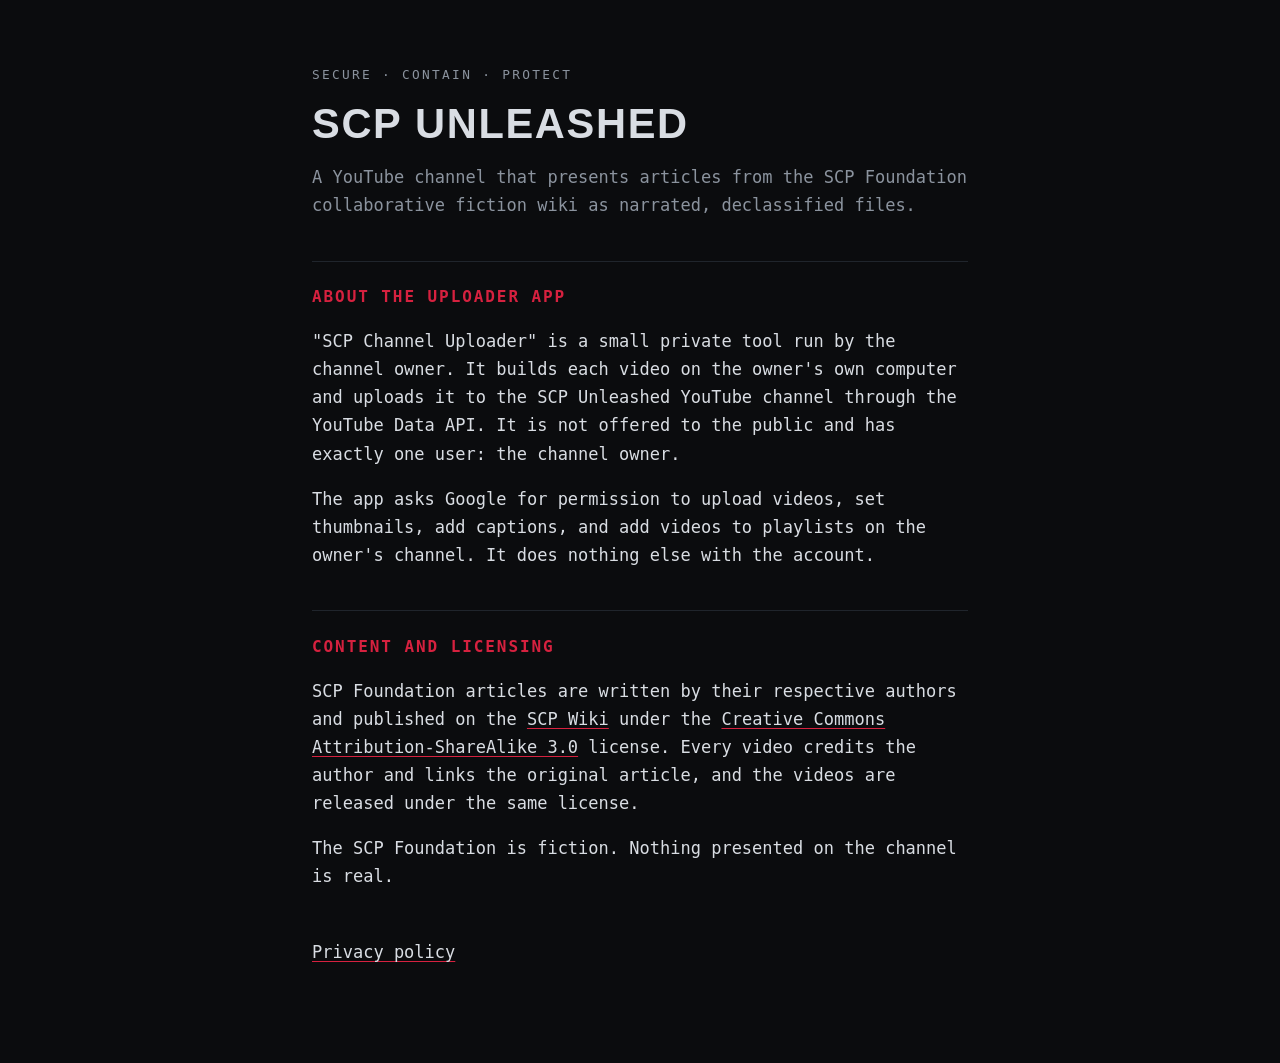
<file: index.html>
<!doctype html>
<html lang="en">
<head>
<meta charset="utf-8">
<meta name="viewport" content="width=device-width, initial-scale=1">
<title>SCP Unleashed</title>
<meta name="description" content="SCP Unleashed is a YouTube channel presenting SCP Foundation articles as narrated declassified files.">
<link rel="stylesheet" href="style.css">
</head>
<body>
<main>
  <p class="kicker">Secure · Contain · Protect</p>
  <h1>SCP Unleashed</h1>
  <p class="lead">A YouTube channel that presents articles from the SCP Foundation collaborative fiction wiki as narrated, declassified files.</p>

  <h2>About the uploader app</h2>
  <p>"SCP Channel Uploader" is a small private tool run by the channel owner. It builds each video on the owner's own computer and uploads it to the SCP Unleashed YouTube channel through the YouTube Data API. It is not offered to the public and has exactly one user: the channel owner.</p>
  <p>The app asks Google for permission to upload videos, set thumbnails, add captions, and add videos to playlists on the owner's channel. It does nothing else with the account.</p>

  <h2>Content and licensing</h2>
  <p>SCP Foundation articles are written by their respective authors and published on the <a href="https://scpwiki.com">SCP Wiki</a> under the <a href="https://creativecommons.org/licenses/by-sa/3.0/">Creative Commons Attribution-ShareAlike 3.0</a> license. Every video credits the author and links the original article, and the videos are released under the same license.</p>
  <p>The SCP Foundation is fiction. Nothing presented on the channel is real.</p>

  <p class="links"><a href="privacy.html">Privacy policy</a></p>
</main>
</body>
</html>
</file>
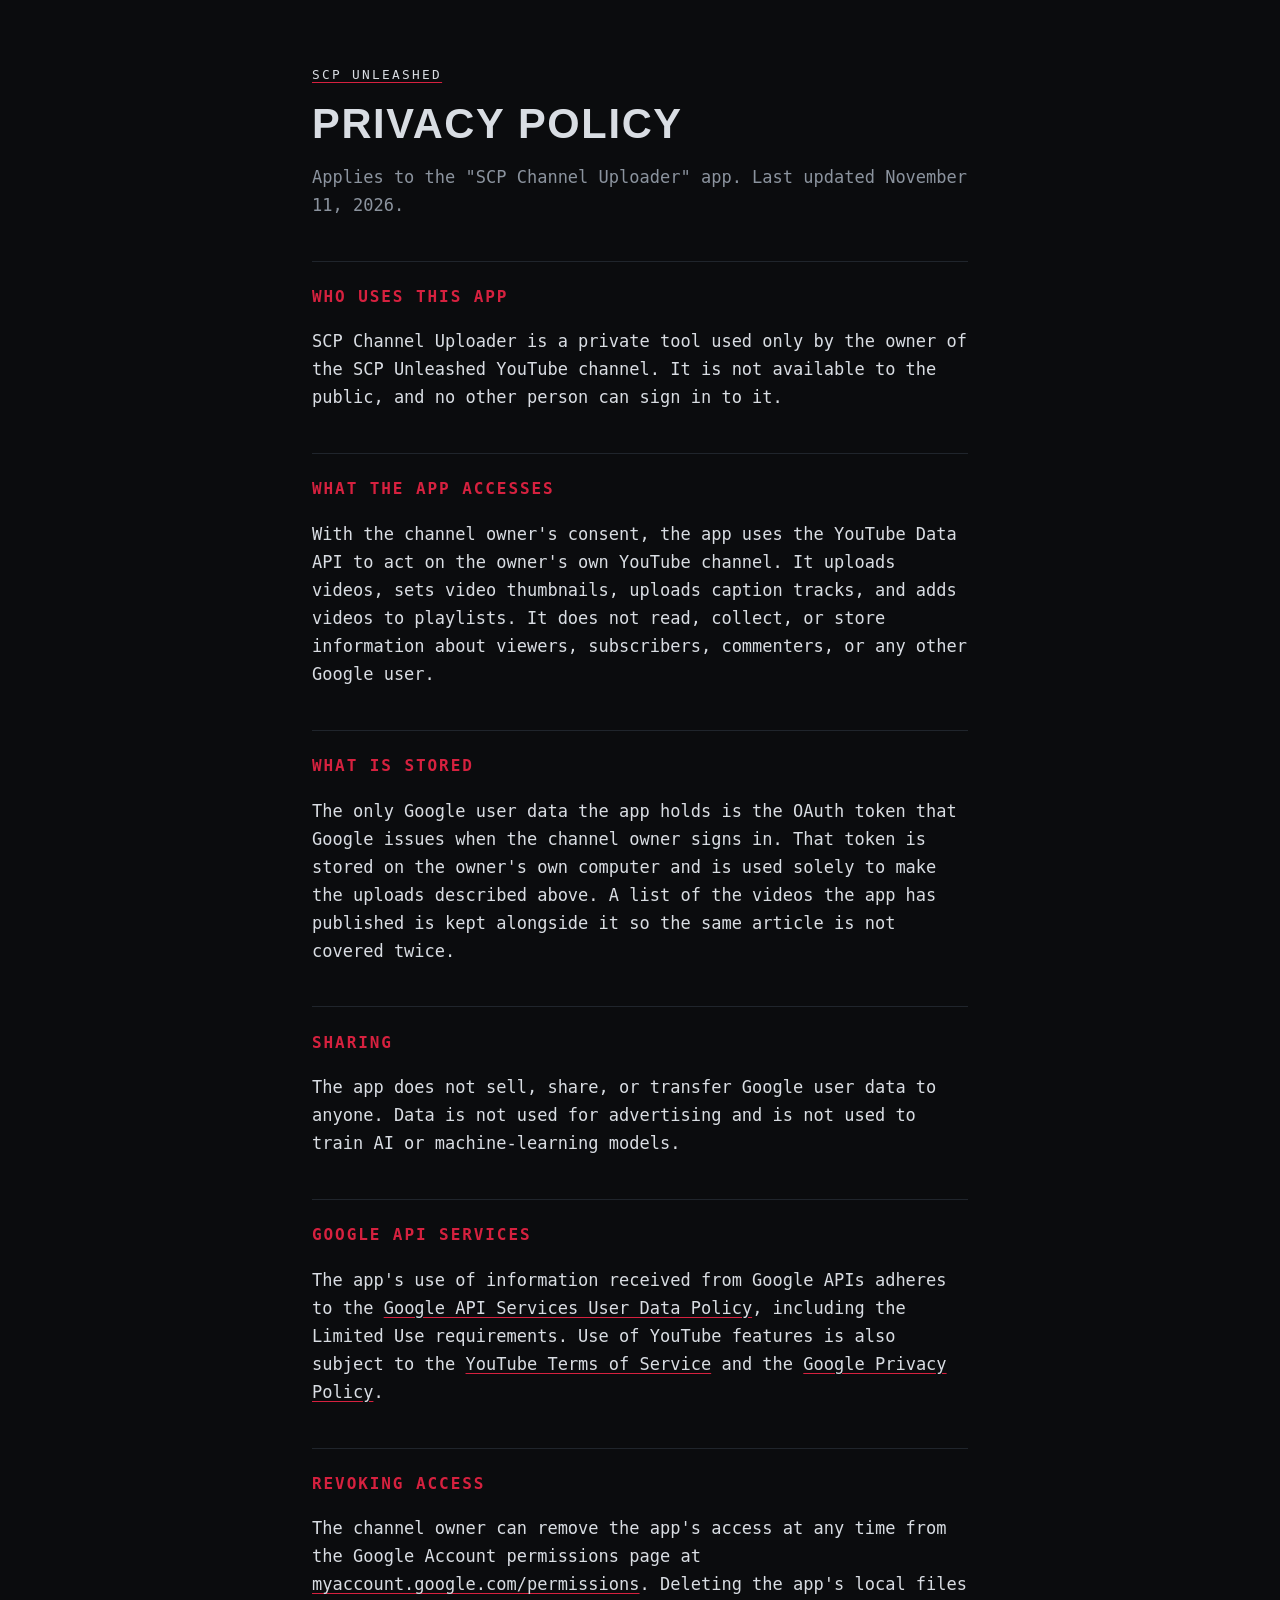
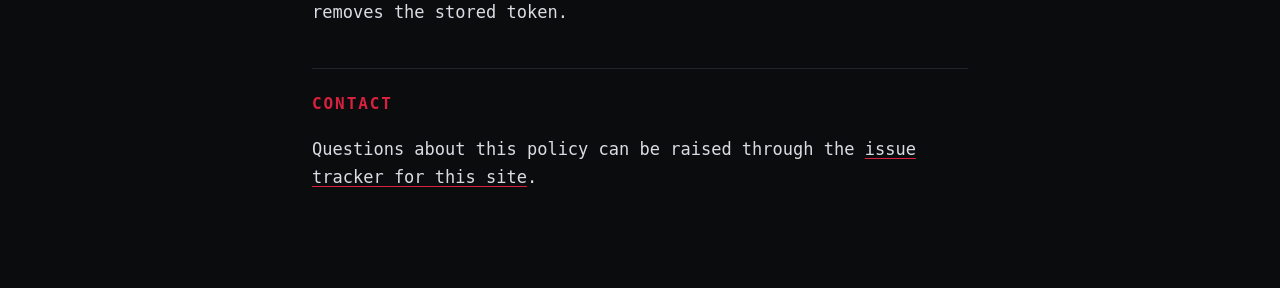
<file: privacy.html>
<!doctype html>
<html lang="en">
<head>
<meta charset="utf-8">
<meta name="viewport" content="width=device-width, initial-scale=1">
<title>Privacy Policy · SCP Unleashed</title>
<link rel="stylesheet" href="style.css">
</head>
<body>
<main>
  <p class="kicker"><a href="index.html">SCP Unleashed</a></p>
  <h1>Privacy Policy</h1>
  <p class="lead">Applies to the "SCP Channel Uploader" app. Last updated November 11, 2026.</p>

  <h2>Who uses this app</h2>
  <p>SCP Channel Uploader is a private tool used only by the owner of the SCP Unleashed YouTube channel. It is not available to the public, and no other person can sign in to it.</p>

  <h2>What the app accesses</h2>
  <p>With the channel owner's consent, the app uses the YouTube Data API to act on the owner's own YouTube channel. It uploads videos, sets video thumbnails, uploads caption tracks, and adds videos to playlists. It does not read, collect, or store information about viewers, subscribers, commenters, or any other Google user.</p>

  <h2>What is stored</h2>
  <p>The only Google user data the app holds is the OAuth token that Google issues when the channel owner signs in. That token is stored on the owner's own computer and is used solely to make the uploads described above. A list of the videos the app has published is kept alongside it so the same article is not covered twice.</p>

  <h2>Sharing</h2>
  <p>The app does not sell, share, or transfer Google user data to anyone. Data is not used for advertising and is not used to train AI or machine-learning models.</p>

  <h2>Google API Services</h2>
  <p>The app's use of information received from Google APIs adheres to the <a href="https://developers.google.com/terms/api-services-user-data-policy">Google API Services User Data Policy</a>, including the Limited Use requirements. Use of YouTube features is also subject to the <a href="https://www.youtube.com/t/terms">YouTube Terms of Service</a> and the <a href="https://policies.google.com/privacy">Google Privacy Policy</a>.</p>

  <h2>Revoking access</h2>
  <p>The channel owner can remove the app's access at any time from the Google Account permissions page at <a href="https://myaccount.google.com/permissions">myaccount.google.com/permissions</a>. Deleting the app's local files removes the stored token.</p>

  <h2>Contact</h2>
  <p>Questions about this policy can be raised through the <a href="https://github.com/killerofgames21/scp-unleashed/issues">issue tracker for this site</a>.</p>
</main>
</body>
</html>
</file>
<file: style.css>
:root { --bg: #0b0c0e; --ink: #d9dde3; --dim: #8b939e; --accent: #d6213f; --line: #20252c; }
* { box-sizing: border-box; }
body {
  margin: 0; background: var(--bg); color: var(--ink);
  font: 17px/1.65 "IBM Plex Mono", Consolas, "DejaVu Sans Mono", monospace;
}
main { max-width: 44rem; margin: 0 auto; padding: 4rem 1.5rem 5rem; }
.kicker { color: var(--dim); letter-spacing: .18em; text-transform: uppercase; font-size: .8rem; margin: 0 0 1rem; }
h1 { font: 700 2.6rem/1.1 Impact, "Arial Narrow Bold", sans-serif; letter-spacing: .04em; text-transform: uppercase; margin: 0 0 1rem; }
h2 { color: var(--accent); font-size: 1rem; letter-spacing: .12em; text-transform: uppercase; margin: 2.6rem 0 .6rem; padding-top: 1.4rem; border-top: 1px solid var(--line); }
.lead { color: var(--dim); margin-top: 0; }
a { color: var(--ink); text-decoration-color: var(--accent); text-underline-offset: 3px; }
a:hover { color: #fff; }
.links { margin-top: 3rem; }
</file>
